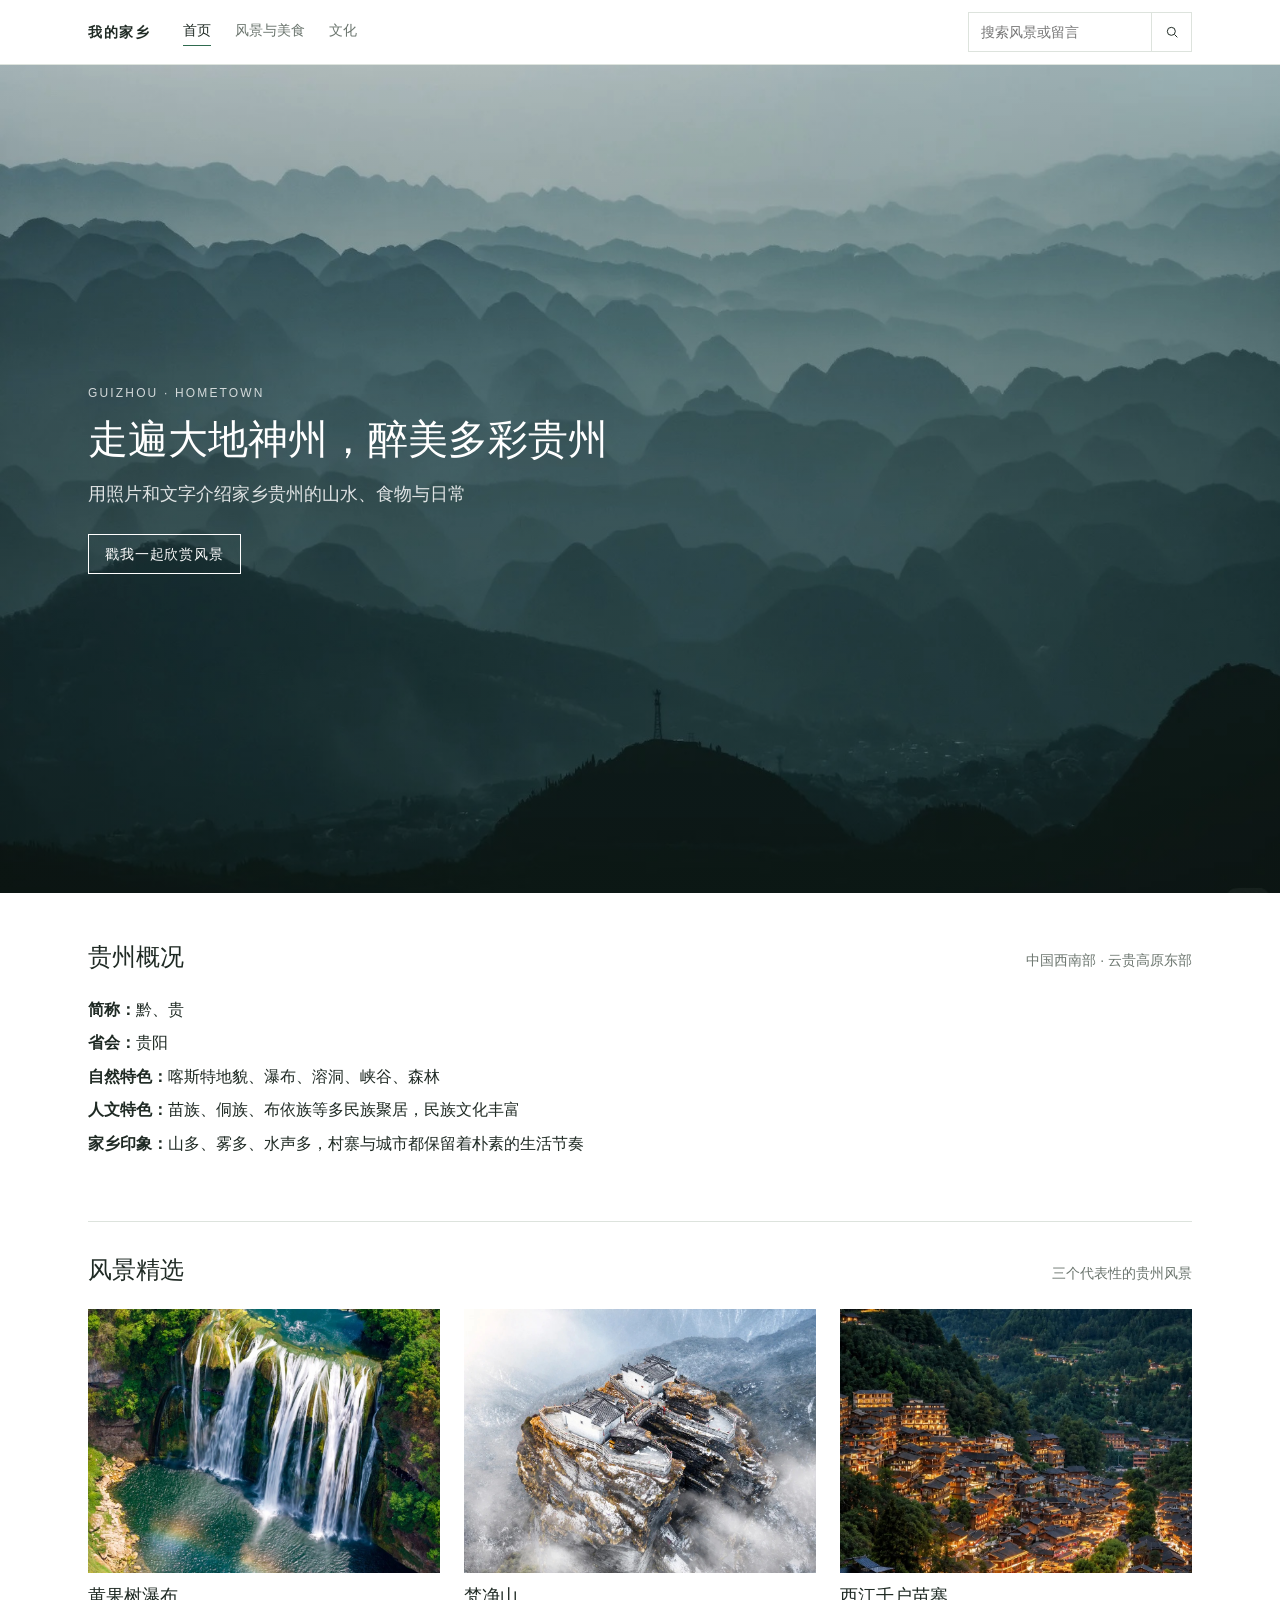
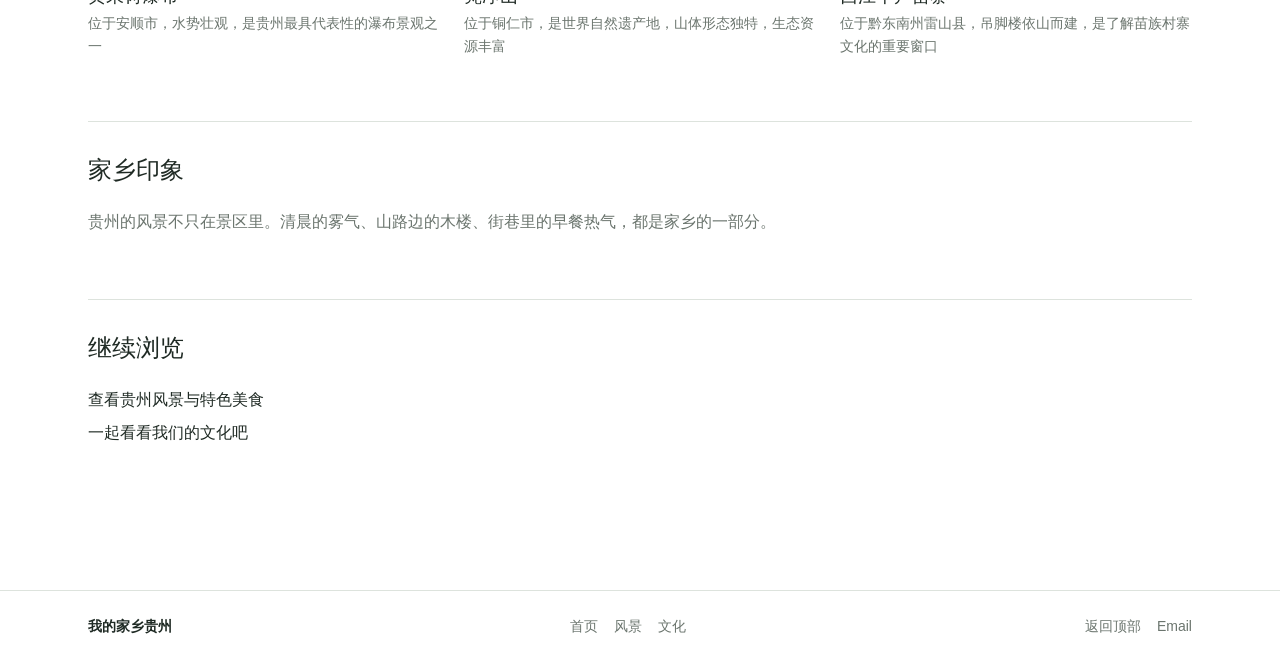
<file: index.html>
<!DOCTYPE html>
<html lang="zh-CN">

<head>
  <meta charset="UTF-8">
  <meta name="viewport" content="width=device-width, initial-scale=1.0">
  <title>首页 - 家乡介绍</title>
  <link rel="stylesheet" href="css/style.css">
</head>

<body>
  <header class="site-header">
    <div class="header-inner">
      <div class="header-left">
        <a class="brand" href="index.html">我的家乡</a>
        <nav class="site-nav" aria-label="主导航">
          <a class="active" href="index.html">首页</a>
          <a href="scenery.html">风景与美食</a>
          <a href="message.html">文化</a>
        </nav>
      </div>

      <form class="search-form nav-search" action="#" role="search">
        <label class="visually-hidden" for="navSearch">搜索内容</label>
        <input id="navSearch" type="search" name="q" placeholder="搜索风景或留言">
        <button type="submit" aria-label="搜索">
          <svg viewBox="0 0 24 24" width="16" height="16" fill="none" stroke="currentColor" stroke-width="1.5"
            aria-hidden="true">
            <circle cx="11" cy="11" r="6"></circle>
            <path d="M16 16l4 4"></path>
          </svg>
        </button>
      </form>
    </div>
  </header>

  <main>
    <section class="hero">
      <div class="hero-media">
        <img src="images/shouye.jpg" alt="贵州山水" </img>
      </div>
      <div class="hero-content">
        <p class="eyebrow">Guizhou · Hometown</p>
        <h1>走遍大地神州，醉美多彩贵州</h1>
        <p class="hero-text">用照片和文字介绍家乡贵州的山水、食物与日常</p>
        <a class="hero-link" href="scenery.html">戳我一起欣赏风景</a>
      </div>
    </section>

    <div class="page-main">
      <section class="section">
        <div class="section-head">
          <h2>贵州概况</h2>
          <p>中国西南部 · 云贵高原东部</p>
        </div>
        <ul class="plain-list">
          <li><strong>简称：</strong>黔、贵</li>
          <li><strong>省会：</strong>贵阳</li>
          <li><strong>自然特色：</strong>喀斯特地貌、瀑布、溶洞、峡谷、森林</li>
          <li><strong>人文特色：</strong>苗族、侗族、布依族等多民族聚居，民族文化丰富</li>
          <li><strong>家乡印象：</strong>山多、雾多、水声多，村寨与城市都保留着朴素的生活节奏</li>
        </ul>
      </section>

      <section class="section">
        <div class="section-head">
          <h2>风景精选</h2>
          <p>三个代表性的贵州风景</p>
        </div>

        <div class="featured-grid">
          <article class="feature-card">
            <a href="scenery.html">
              <div class="media card-media">
                <img src="images/huangguoshu.jpg" alt="贵州山水" </img>
              </div>
              <h3>黄果树瀑布</h3>
              <p>位于安顺市，水势壮观，是贵州最具代表性的瀑布景观之一</p>
            </a>
          </article>

          <article class="feature-card">
            <a href="scenery.html">
              <div class="media card-media">
                <img src="images/fanjingshan.jpg" alt="贵州山水" </img>
              </div>
              <h3>梵净山</h3>
              <p>位于铜仁市，是世界自然遗产地，山体形态独特，生态资源丰富</p>
            </a>
          </article>

          <article class="feature-card">
            <a href="scenery.html">
              <div class="media card-media">
                <img src="images/miaozhai.jpg" alt="贵州山水" </img>
              </div>
              <h3>西江千户苗寨</h3>
              <p>位于黔东南州雷山县，吊脚楼依山而建，是了解苗族村寨文化的重要窗口</p>
            </a>
          </article>
        </div>
      </section>

      <section class="section">
        <div class="section-head">
          <h2>家乡印象</h2>
        </div>
        <div class="text-block">
          <p>贵州的风景不只在景区里。清晨的雾气、山路边的木楼、街巷里的早餐热气，都是家乡的一部分。</p>
        </div>
      </section>

      <section class="section">
        <div class="section-head">
          <h2>继续浏览</h2>
        </div>
        <ul class="plain-list">
          <li><a href="scenery.html">查看贵州风景与特色美食</a></li>
          <li><a href="message.html">一起看看我们的文化吧</a></li>
        </ul>
      </section>
    </div>
  </main>

  <footer class="site-footer">
    <div class="footer-inner">
      <div>
        <p class="footer-brand">我的家乡贵州</p>
      </div>
      <nav class="footer-nav" aria-label="页脚导航">
        <a href="index.html">首页</a>
        <a href="scenery.html">风景</a>
        <a href="message.html">文化</a>
      </nav>
      <div class="social">
        <a href="#" aria-label="RSS">返回顶部</a>
        <a href="#" aria-label="Email">Email</a>
      </div>
    </div>
  </footer>

  <script src="js/script.js" defer></script>
</body>

</html>
</file>
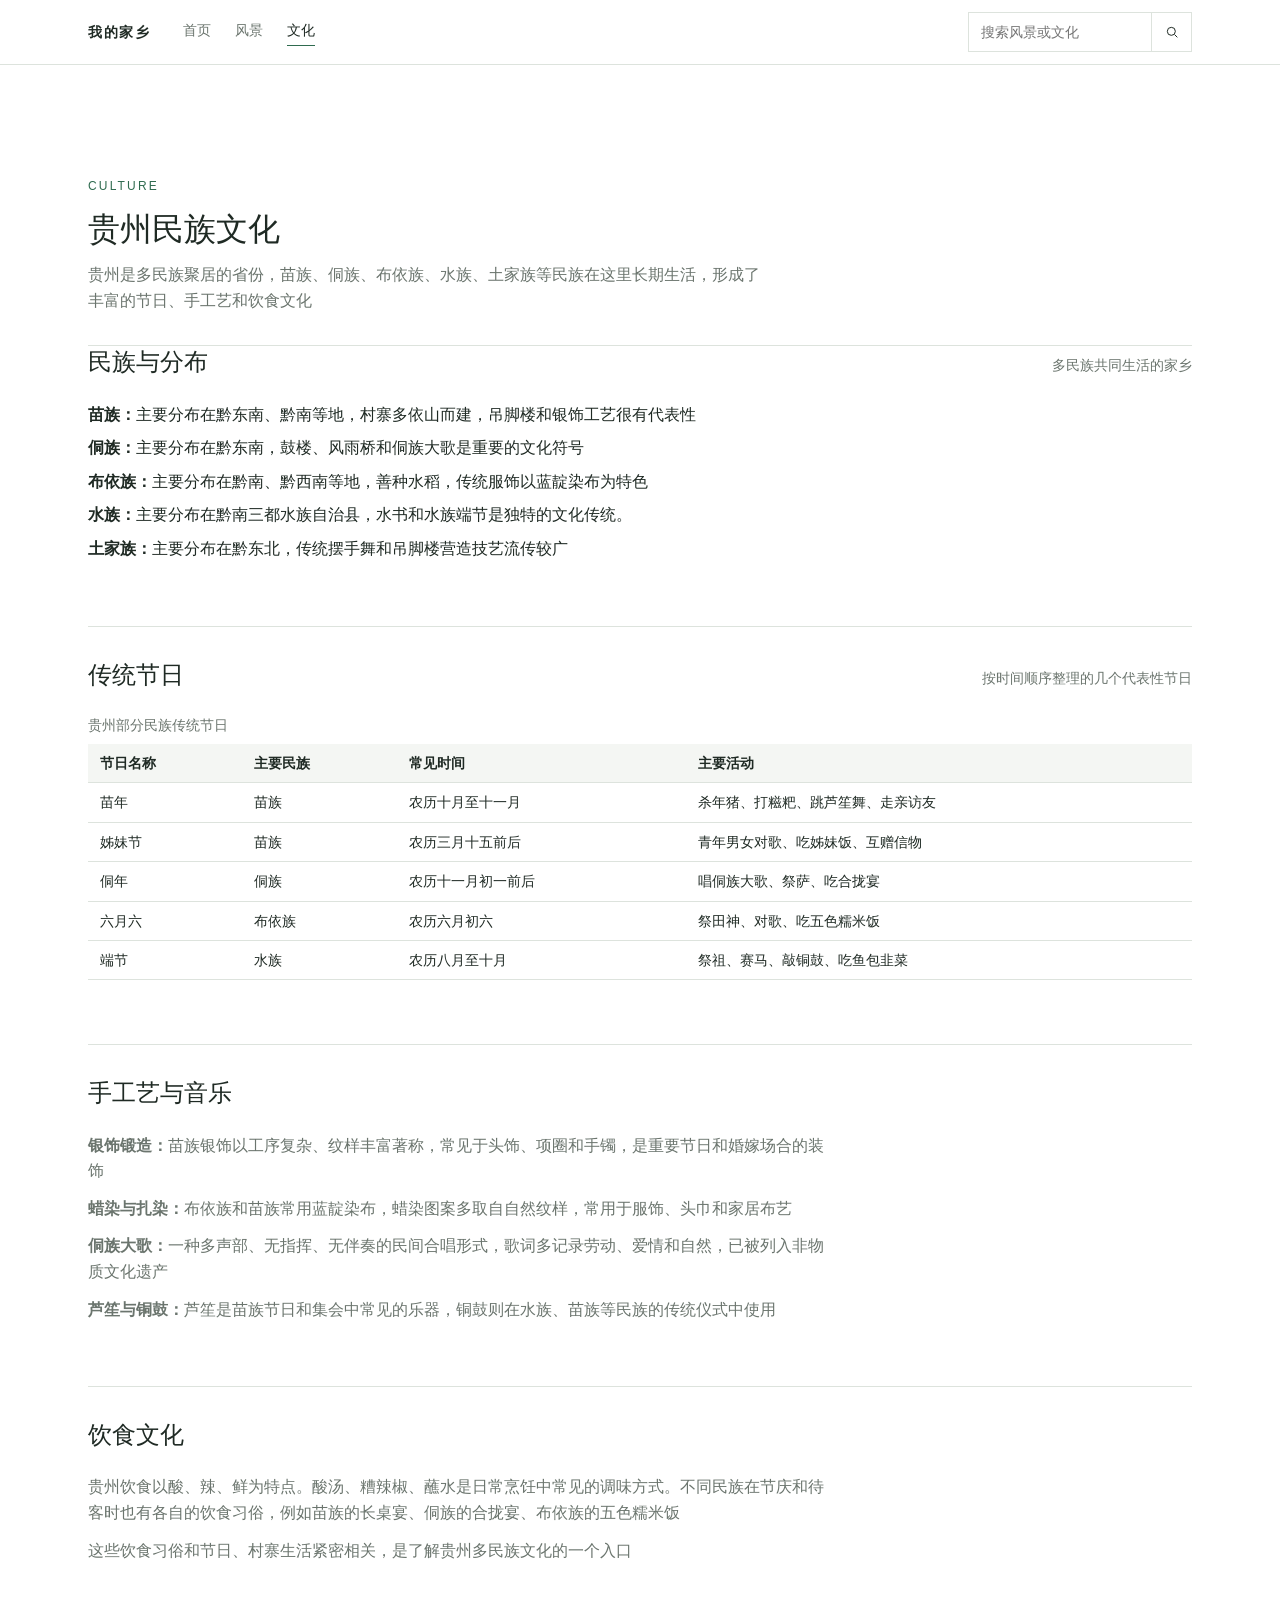
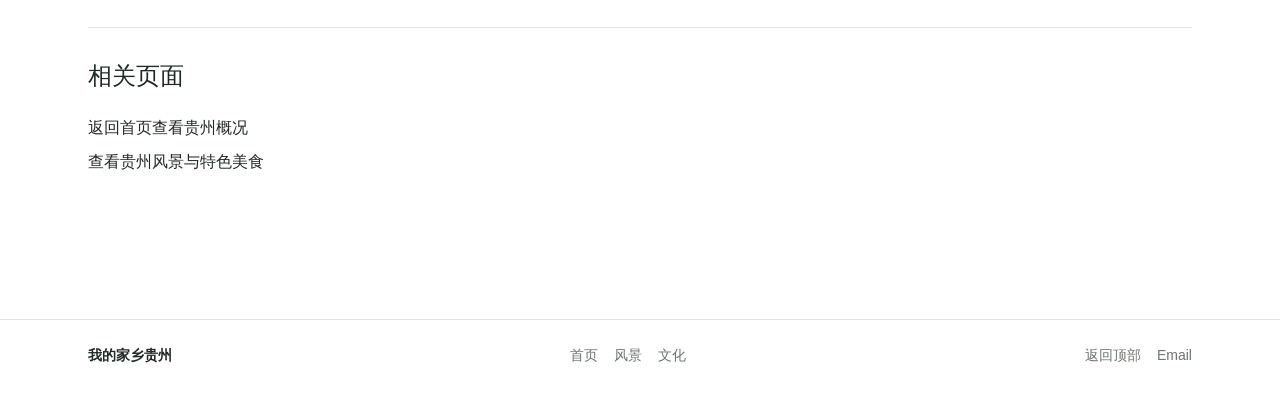
<file: message.html>
<!DOCTYPE html>
<html lang="zh-CN">

<head>
  <meta charset="UTF-8">
  <meta name="viewport" content="width=device-width, initial-scale=1.0">
  <title>文化 - 贵州家乡介绍</title>
  <link rel="stylesheet" href="css/style.css">
</head>

<body>
  <header class="site-header">
    <div class="header-inner">
      <div class="header-left">
        <a class="brand" href="index.html">我的家乡</a>
        <nav class="site-nav" aria-label="主导航">
          <a href="index.html">首页</a>
          <a href="scenery.html">风景</a>
          <a class="active" href="message.html">文化</a>
        </nav>
      </div>

      <form class="search-form nav-search" action="#" role="search">
        <label class="visually-hidden" for="navSearch">搜索内容</label>
        <input id="navSearch" type="search" name="q" placeholder="搜索风景或文化">
        <button type="submit" aria-label="搜索">
          <svg viewBox="0 0 24 24" width="16" height="16" fill="none" stroke="currentColor" stroke-width="1.5"
            aria-hidden="true">
            <circle cx="11" cy="11" r="6"></circle>
            <path d="M16 16l4 4"></path>
          </svg>
        </button>
      </form>
    </div>
  </header>

  <main class="page-main">
    <header class="page-header">
      <p class="eyebrow">Culture</p>
      <h1>贵州民族文化</h1>
      <p>贵州是多民族聚居的省份，苗族、侗族、布依族、水族、土家族等民族在这里长期生活，形成了丰富的节日、手工艺和饮食文化</p>
    </header>

    <section class="section">
      <div class="section-head">
        <h2>民族与分布</h2>
        <p>多民族共同生活的家乡</p>
      </div>
      <ul class="plain-list">
        <li><strong>苗族：</strong>主要分布在黔东南、黔南等地，村寨多依山而建，吊脚楼和银饰工艺很有代表性</li>
        <li><strong>侗族：</strong>主要分布在黔东南，鼓楼、风雨桥和侗族大歌是重要的文化符号</li>
        <li><strong>布依族：</strong>主要分布在黔南、黔西南等地，善种水稻，传统服饰以蓝靛染布为特色</li>
        <li><strong>水族：</strong>主要分布在黔南三都水族自治县，水书和水族端节是独特的文化传统。</li>
        <li><strong>土家族：</strong>主要分布在黔东北，传统摆手舞和吊脚楼营造技艺流传较广</li>
      </ul>
    </section>

    <section class="section">
      <div class="section-head">
        <h2>传统节日</h2>
        <p>按时间顺序整理的几个代表性节日</p>
      </div>
      <div class="table-wrap">
        <table>
          <caption>贵州部分民族传统节日</caption>
          <thead>
            <tr>
              <th scope="col">节日名称</th>
              <th scope="col">主要民族</th>
              <th scope="col">常见时间</th>
              <th scope="col">主要活动</th>
            </tr>
          </thead>
          <tbody>
            <tr>
              <td>苗年</td>
              <td>苗族</td>
              <td>农历十月至十一月</td>
              <td>杀年猪、打糍粑、跳芦笙舞、走亲访友</td>
            </tr>
            <tr>
              <td>姊妹节</td>
              <td>苗族</td>
              <td>农历三月十五前后</td>
              <td>青年男女对歌、吃姊妹饭、互赠信物</td>
            </tr>
            <tr>
              <td>侗年</td>
              <td>侗族</td>
              <td>农历十一月初一前后</td>
              <td>唱侗族大歌、祭萨、吃合拢宴</td>
            </tr>
            <tr>
              <td>六月六</td>
              <td>布依族</td>
              <td>农历六月初六</td>
              <td>祭田神、对歌、吃五色糯米饭</td>
            </tr>
            <tr>
              <td>端节</td>
              <td>水族</td>
              <td>农历八月至十月</td>
              <td>祭祖、赛马、敲铜鼓、吃鱼包韭菜</td>
            </tr>
          </tbody>
        </table>
      </div>
    </section>

    <section class="section">
      <div class="section-head">
        <h2>手工艺与音乐</h2>
      </div>
      <div class="text-block">
        <p><strong>银饰锻造：</strong>苗族银饰以工序复杂、纹样丰富著称，常见于头饰、项圈和手镯，是重要节日和婚嫁场合的装饰</p>
        <p><strong>蜡染与扎染：</strong>布依族和苗族常用蓝靛染布，蜡染图案多取自自然纹样，常用于服饰、头巾和家居布艺</p>
        <p><strong>侗族大歌：</strong>一种多声部、无指挥、无伴奏的民间合唱形式，歌词多记录劳动、爱情和自然，已被列入非物质文化遗产</p>
        <p><strong>芦笙与铜鼓：</strong>芦笙是苗族节日和集会中常见的乐器，铜鼓则在水族、苗族等民族的传统仪式中使用</p>
      </div>
    </section>

    <section class="section">
      <div class="section-head">
        <h2>饮食文化</h2>
      </div>
      <div class="text-block">
        <p>贵州饮食以酸、辣、鲜为特点。酸汤、糟辣椒、蘸水是日常烹饪中常见的调味方式。不同民族在节庆和待客时也有各自的饮食习俗，例如苗族的长桌宴、侗族的合拢宴、布依族的五色糯米饭</p>
        <p>这些饮食习俗和节日、村寨生活紧密相关，是了解贵州多民族文化的一个入口</p>
      </div>
    </section>

    <section class="section">
      <div class="section-head">
        <h2>相关页面</h2>
      </div>
      <ul class="plain-list">
        <li><a href="index.html">返回首页查看贵州概况</a></li>
        <li><a href="scenery.html">查看贵州风景与特色美食</a></li>
      </ul>
    </section>
  </main>

  <footer class="site-footer">
    <div class="footer-inner">
      <div>
        <p class="footer-brand">我的家乡贵州</p>
      </div>
      <nav class="footer-nav" aria-label="页脚导航">
        <a href="index.html">首页</a>
        <a href="scenery.html">风景</a>
        <a href="message.html">文化</a>
      </nav>
      <div class="social">
        <a href="#" aria-label="RSS">返回顶部</a>
        <a href="#" aria-label="Email">Email</a>
      </div>
    </div>
  </footer>

  <script src="js/script.js" defer></script>
</body>

</html>
</file>
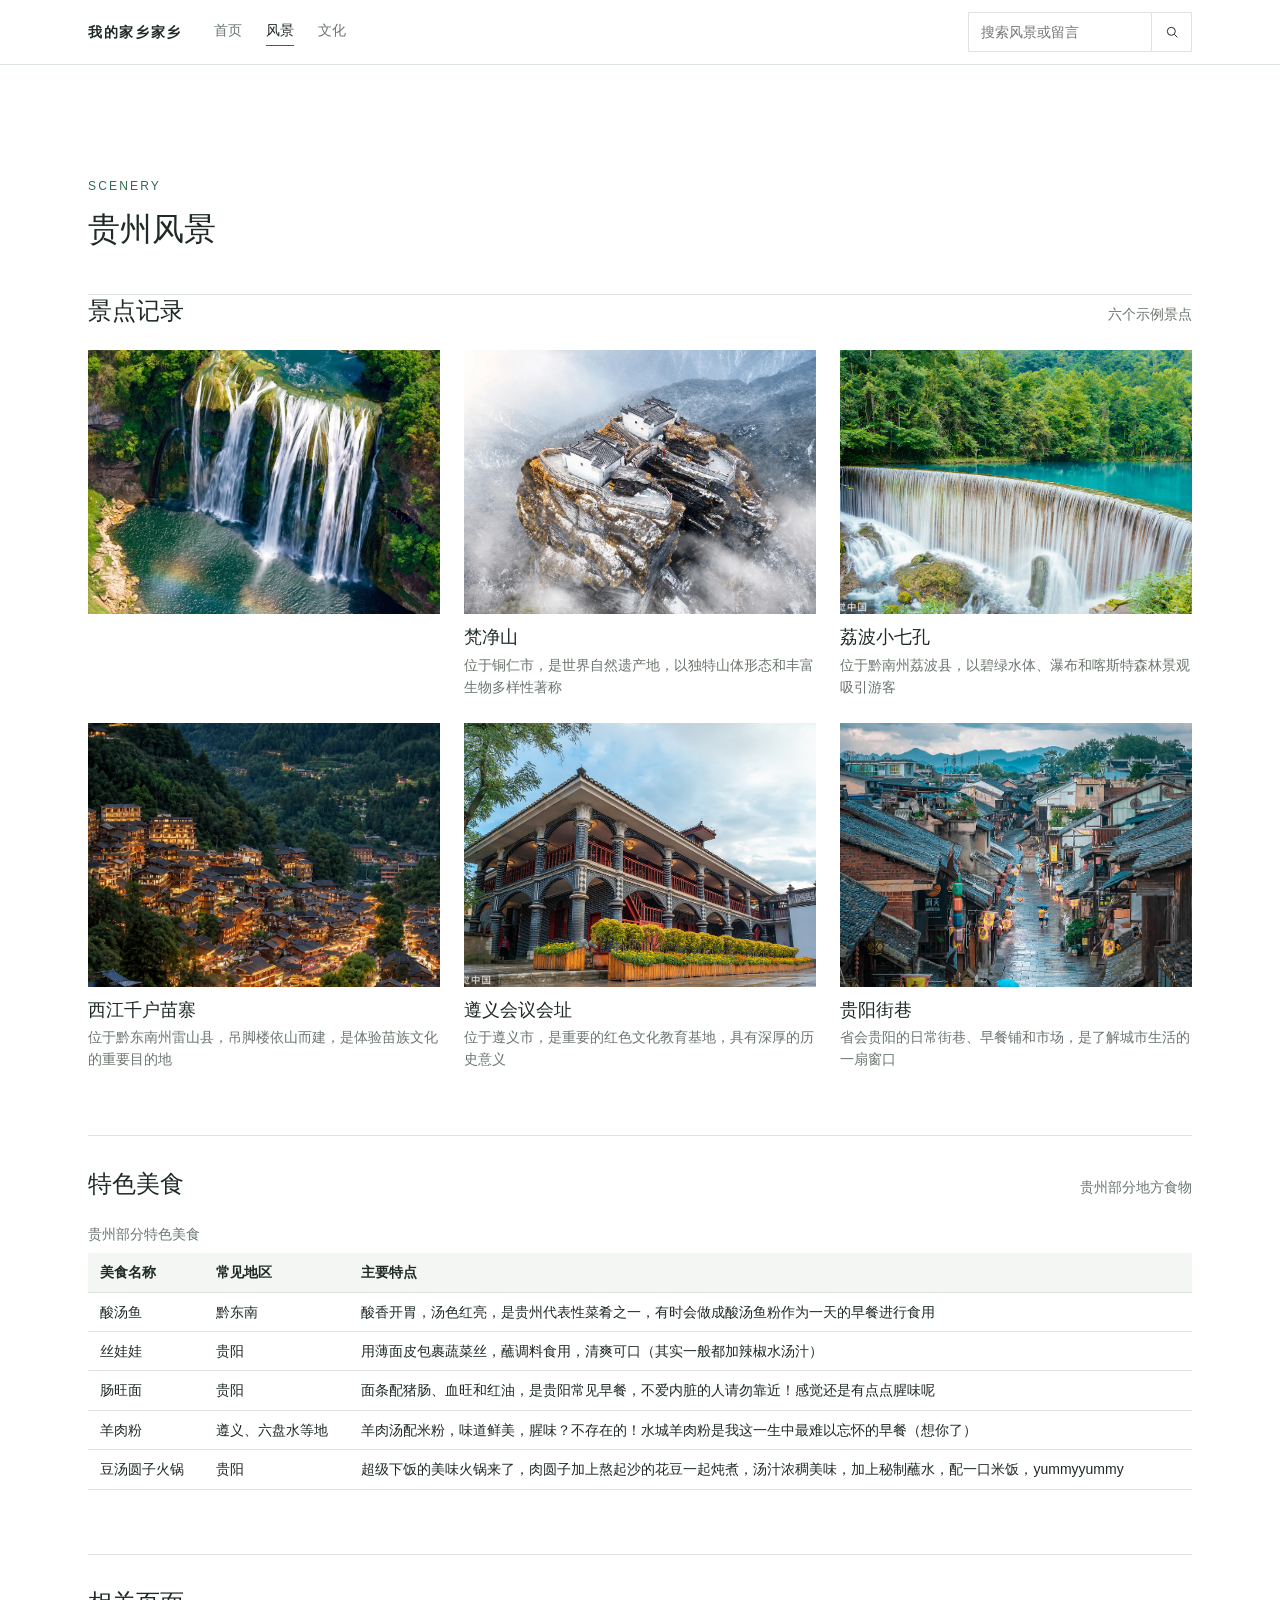
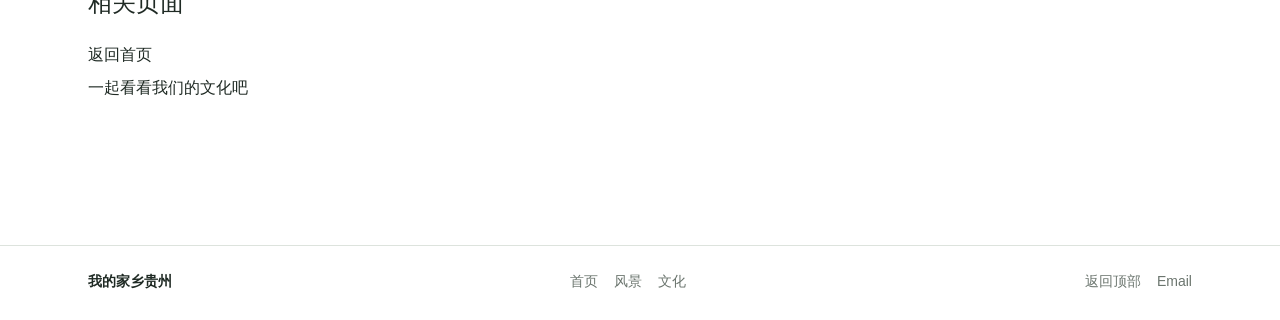
<file: scenery.html>
<!DOCTYPE html>
<html lang="zh-CN">

<head>
  <meta charset="UTF-8">
  <meta name="viewport" content="width=device-width, initial-scale=1.0">
  <title>风景 - 贵州家乡介绍</title>
  <link rel="stylesheet" href="css/style.css">
</head>

<body>
  <header class="site-header">
    <div class="header-inner">
      <div class="header-left">
        <a class="brand" href="index.html">我的家乡家乡</a>
        <nav class="site-nav" aria-label="主导航">
          <a href="index.html">首页</a>
          <a class="active" href="scenery.html">风景</a>
          <a href="message.html">文化</a>
        </nav>
      </div>

      <form class="search-form nav-search" action="#" role="search">
        <label class="visually-hidden" for="navSearch">搜索内容</label>
        <input id="navSearch" type="search" name="q" placeholder="搜索风景或留言">
        <button type="submit" aria-label="搜索">
          <svg viewBox="0 0 24 24" width="16" height="16" fill="none" stroke="currentColor" stroke-width="1.5"
            aria-hidden="true">
            <circle cx="11" cy="11" r="6"></circle>
            <path d="M16 16l4 4"></path>
          </svg>
        </button>
      </form>
    </div>
  </header>

  <main class="page-main">
    <header class="page-header">
      <p class="eyebrow">Scenery</p>
      <h1>贵州风景</h1>
    </header>

    <section class="section">
      <div class="section-head">
        <h2>景点记录</h2>
        <p>六个示例景点</p>
      </div>

      <div class="scenery-grid">
        <article class="scenery-card">
          <div class="media">
            <img src="images/huangguoshu.jpg" alt="贵州山水" </img>
            <h3>黄果树瀑布</h3>
            <p>位于安顺市，是贵州最具代表性的瀑布景观之一，周边还有天星桥、陡坡塘等景点</p>
        </article>

        <article class="scenery-card">
          <div class="media">
            <img src="images/fanjingshan.jpg" alt="贵州山水" </img>
          </div>
          <h3>梵净山</h3>
          <p>位于铜仁市，是世界自然遗产地，以独特山体形态和丰富生物多样性著称</p>
        </article>

        <article class="scenery-card">
          <div class="media">
            <img src="images/xiaoqikong.jpg" alt="贵州山水" </img>
          </div>
          <h3>荔波小七孔</h3>
          <p>位于黔南州荔波县，以碧绿水体、瀑布和喀斯特森林景观吸引游客</p>
        </article>

        <article class="scenery-card">
          <div class="media">
            <img src="images/miaozhai.jpg" alt="贵州山水" </img>
          </div>
          <h3>西江千户苗寨</h3>
          <p>位于黔东南州雷山县，吊脚楼依山而建，是体验苗族文化的重要目的地</p>
        </article>

        <article class="scenery-card">
          <div class="media">
            <img src="images/zunyihuiyi.jpg" alt="贵州山水" </img>
          </div>
          <h3>遵义会议会址</h3>
          <p>位于遵义市，是重要的红色文化教育基地，具有深厚的历史意义</p>
        </article>

        <article class="scenery-card">
          <div class="media">
            <img src="images/jiexiang.jpg" alt="贵州山水" </img>
          </div>
          <h3>贵阳街巷</h3>
          <p>省会贵阳的日常街巷、早餐铺和市场，是了解城市生活的一扇窗口</p>
        </article>
      </div>
    </section>

    <section class="section">
      <div class="section-head">
        <h2>特色美食</h2>
        <p>贵州部分地方食物</p>
      </div>

      <div class="table-wrap">
        <table>
          <caption>贵州部分特色美食</caption>
          <thead>
            <tr>
              <th scope="col">美食名称</th>
              <th scope="col">常见地区</th>
              <th scope="col">主要特点</th>
            </tr>
          </thead>
          <tbody>
            <tr>
              <td>酸汤鱼</td>
              <td>黔东南</td>
              <td>酸香开胃，汤色红亮，是贵州代表性菜肴之一，有时会做成酸汤鱼粉作为一天的早餐进行食用</td>
            </tr>
            <tr>
              <td>丝娃娃</td>
              <td>贵阳</td>
              <td>用薄面皮包裹蔬菜丝，蘸调料食用，清爽可口（其实一般都加辣椒水汤汁）</td>
            </tr>
            <tr>
              <td>肠旺面</td>
              <td>贵阳</td>
              <td>面条配猪肠、血旺和红油，是贵阳常见早餐，不爱内脏的人请勿靠近！感觉还是有点点腥味呢</td>
            </tr>
            <tr>
              <td>羊肉粉</td>
              <td>遵义、六盘水等地</td>
              <td>羊肉汤配米粉，味道鲜美，腥味？不存在的！水城羊肉粉是我这一生中最难以忘怀的早餐（想你了）</td>
            </tr>
            <tr>
              <td>豆汤圆子火锅</td>
              <td>贵阳</td>
              <td>超级下饭的美味火锅来了，肉圆子加上熬起沙的花豆一起炖煮，汤汁浓稠美味，加上秘制蘸水，配一口米饭，yummyyummy</td>
            </tr>
          </tbody>
        </table>
      </div>
    </section>

    <section class="section">
      <div class="section-head">
        <h2>相关页面</h2>
      </div>
      <ul class="plain-list">
        <li><a href="index.html">返回首页</a></li>
        <li><a href="message.html">一起看看我们的文化吧</a></li>
      </ul>
    </section>
  </main>

  <footer class="site-footer">
    <div class="footer-inner">
      <div>
        <p class="footer-brand">我的家乡贵州</p>
      </div>
      <nav class="footer-nav" aria-label="页脚导航">
        <a href="index.html">首页</a>
        <a href="scenery.html">风景</a>
        <a href="message.html">文化</a>
      </nav>
      <div class="social">
        <a href="#" aria-label="RSS">返回顶部</a>
        <a href="#" aria-label="Email">Email</a>
      </div>
    </div>
  </footer>

  <script src="js/script.js" defer></script>
</body>

</html>
</file>
<file: css/style.css>
*,
*::before,
*::after {
  box-sizing: border-box;
  border-radius: 0;
}

:root {
  --color-ink: #1f2a24;
  --color-ink-hover: #33453b;
  --color-paper: #ffffff;
  --color-soft: #f4f6f3;
  --color-muted: #6b756e;
  --color-line: #dde3dd;
  --color-accent: #2f6b4f;
  --color-accent-hover: #24543d;
  --color-on-accent: #ffffff;
  --color-nav: rgba(255, 255, 255, 0.82);
  --color-field: rgba(255, 255, 255, 0.65);
  --color-gloss: rgba(255, 255, 255, 0.9);
  --color-on-dark: #ffffff;
  --color-on-dark-muted: rgba(255, 255, 255, 0.78);
  --color-on-dark-text: rgba(255, 255, 255, 0.85);
  --color-hero-overlay: rgba(15, 30, 22, 0.45);

  --font-xs: 0.75rem;
  --font-sm: 0.875rem;
  --font-base: 1rem;
  --font-lg: 1.125rem;
  --font-xl: 1.5rem;
  --font-2xl: 2rem;
  --font-3xl: 2.5rem;

  --space-1: 0.25rem;
  --space-2: 0.5rem;
  --space-3: 0.75rem;
  --space-4: 1rem;
  --space-5: 1.5rem;
  --space-6: 2rem;
  --space-7: 3rem;
  --space-8: 4rem;

  --content-width: 72rem;
}

html {
  font-size: 100%;
}

body {
  margin: 0;
  font-family: "Helvetica Neue", "PingFang SC", "Microsoft YaHei", Arial, sans-serif;
  font-size: var(--font-base);
  line-height: 1.6;
  color: var(--color-ink);
  background: var(--color-paper);
  -webkit-font-smoothing: antialiased;
}

h1,
h2,
h3,
p {
  margin: 0;
}

h1,
h2,
h3 {
  font-weight: 500;
  line-height: 1.3;
}

a {
  color: inherit;
  text-decoration: none;
}

a:hover {
  text-decoration: underline;
}

img {
  display: block;
  max-width: 100%;
}

.visually-hidden {
  position: absolute;
  width: 1px;
  height: 1px;
  padding: 0;
  margin: -1px;
  overflow: hidden;
  clip: rect(0, 0, 0, 0);
  white-space: nowrap;
  border: 0;
}

/* 顶部导航：半透明 + 顶部细高光 */
.site-header {
  position: sticky;
  top: 0;
  z-index: 100;
  background: var(--color-nav);
  backdrop-filter: blur(14px);
  -webkit-backdrop-filter: blur(14px);
  border-bottom: 1px solid var(--color-line);
}

.site-header::before {
  content: "";
  position: absolute;
  top: 0;
  left: 0;
  right: 0;
  height: 1px;
  background: var(--color-gloss);
  pointer-events: none;
}

.header-inner {
  max-width: var(--content-width);
  margin: 0 auto;
  padding: var(--space-3) var(--space-5);
  display: flex;
  align-items: center;
  justify-content: space-between;
  gap: var(--space-5);
}

.header-left {
  display: flex;
  align-items: center;
  gap: var(--space-6);
  flex-wrap: wrap;
}

.brand {
  font-size: var(--font-sm);
  font-weight: 600;
  letter-spacing: 0.12em;
  color: var(--color-ink);
}

.site-nav {
  display: flex;
  gap: var(--space-5);
  flex-wrap: wrap;
}

.site-nav a {
  padding-bottom: var(--space-1);
  font-size: var(--font-sm);
  color: var(--color-muted);
  border-bottom: 1px solid transparent;
}

.site-nav a:hover,
.site-nav a.active {
  color: var(--color-ink);
  border-bottom-color: var(--color-accent);
  text-decoration: none;
}

/* 搜索框 */
.search-form {
  display: flex;
  align-items: stretch;
  min-height: 2.25rem;
  border: 1px solid var(--color-line);
  background: var(--color-field);
}

.search-form input {
  flex: 1;
  min-width: 0;
  padding: var(--space-2) var(--space-3);
  font: inherit;
  font-size: var(--font-sm);
  color: var(--color-ink);
  background: transparent;
  border: 0;
  outline: none;
}

.search-form button {
  display: inline-flex;
  align-items: center;
  justify-content: center;
  width: 2.5rem;
  padding: 0;
  color: var(--color-ink);
  background: transparent;
  border: 0;
  border-left: 1px solid var(--color-line);
  cursor: pointer;
}

.search-form button:hover {
  color: var(--color-on-accent);
  background: var(--color-accent);
}

.nav-search {
  width: 14rem;
}

/* HERO */
.hero {
  position: relative;
  min-height: 92vh;
  display: flex;
  align-items: center;
  overflow: hidden;
  color: var(--color-on-dark);
  background: var(--color-ink);
}

.hero-media {
  position: absolute;
  inset: 0;
  z-index: 0;
  background: var(--color-soft);
}

.hero-media::after {
  content: "";
  position: absolute;
  inset: 0;
  z-index: 1;
  background: linear-gradient(to bottom,
      rgba(15, 30, 22, 0.25),
      rgba(15, 30, 22, 0.55));
  pointer-events: none;
}

.hero-content {
  position: relative;
  z-index: 2;
  width: 100%;
  max-width: var(--content-width);
  margin: 0 auto;
  padding: var(--space-8) var(--space-5);
}

.hero-content>* {
  max-width: 40rem;
}

.eyebrow {
  margin-bottom: var(--space-3);
  font-size: var(--font-xs);
  letter-spacing: 0.18em;
  text-transform: uppercase;
  color: var(--color-on-dark-muted);
}

.hero h1 {
  margin-bottom: var(--space-4);
  font-size: var(--font-3xl);
  font-weight: 500;
  line-height: 1.2;
}

.hero-text {
  margin-bottom: var(--space-5);
  font-size: var(--font-lg);
  line-height: 1.7;
  color: var(--color-on-dark-text);
}

.hero-link {
  display: inline-block;
  padding: var(--space-2) var(--space-4);
  font-size: var(--font-sm);
  letter-spacing: 0.06em;
  color: var(--color-on-dark);
  border: 1px solid var(--color-on-dark);
}

.hero-link:hover {
  color: var(--color-ink);
  background: var(--color-on-dark);
  text-decoration: none;
}

/* 图片占位：彩色，不加灰度滤镜 */
.media {
  position: relative;
  overflow: hidden;
  background: var(--color-soft);
}

.media img {
  width: 100%;
  height: 100%;
  object-fit: cover;
}

.media-label {
  position: absolute;
  inset: 0;
  z-index: 2;
  display: flex;
  align-items: center;
  justify-content: center;
  padding: var(--space-2);
  color: var(--color-muted);
  font-size: var(--font-xs);
  letter-spacing: 0.04em;
  text-align: center;
}

.hero-media .media-label {
  color: var(--color-on-dark-muted);
}

/* 主体内容 */
.page-main {
  max-width: var(--content-width);
  margin: 0 auto;
  padding: var(--space-7) var(--space-5) var(--space-8);
}

.section+.section {
  margin-top: var(--space-8);
  padding-top: var(--space-6);
  border-top: 1px solid var(--color-line);
}

.section-head {
  display: flex;
  align-items: baseline;
  justify-content: space-between;
  gap: var(--space-4);
  margin-bottom: var(--space-5);
}

.section-head h2 {
  font-size: var(--font-xl);
  font-weight: 500;
}

.section-head p {
  font-size: var(--font-sm);
  color: var(--color-muted);
}

.plain-list {
  list-style: none;
  padding-left: 0;
}

.plain-list li+li {
  margin-top: var(--space-2);
}

.text-block p {
  max-width: 46rem;
  color: var(--color-muted);
}

.text-block p+p {
  margin-top: var(--space-3);
}

/* 首页风景精选 */
.featured-grid {
  display: grid;
  grid-template-columns: repeat(3, minmax(0, 1fr));
  gap: var(--space-5);
}

.feature-card a {
  display: block;
}

.feature-card a:hover {
  text-decoration: none;
}

.card-media {
  aspect-ratio: 4 / 3;
  margin-bottom: var(--space-3);
}

.feature-card h3 {
  margin-bottom: var(--space-1);
  font-size: var(--font-lg);
  font-weight: 500;
}

.feature-card p {
  font-size: var(--font-sm);
  color: var(--color-muted);
}

.feature-card a:hover h3 {
  color: var(--color-accent);
}

/* 风景页 */
.scenery-grid {
  display: grid;
  grid-template-columns: repeat(3, minmax(0, 1fr));
  gap: var(--space-5);
}

.scenery-card .media {
  aspect-ratio: 4 / 3;
  margin-bottom: var(--space-3);
}

.scenery-card h3 {
  margin-bottom: var(--space-1);
  font-size: var(--font-lg);
  font-weight: 500;
}

.scenery-card p {
  font-size: var(--font-sm);
  color: var(--color-muted);
}

/* 表格 */
.table-wrap {
  overflow-x: auto;
}

table {
  width: 100%;
  border-collapse: collapse;
  font-size: var(--font-sm);
}

caption {
  padding-bottom: var(--space-2);
  text-align: left;
  font-size: var(--font-sm);
  color: var(--color-muted);
}

th,
td {
  padding: var(--space-2) var(--space-3);
  border-bottom: 1px solid var(--color-line);
  text-align: left;
  vertical-align: top;
}

th {
  font-weight: 600;
  color: var(--color-ink);
  background: var(--color-soft);
}

/* 内页标题 */
.page-header {
  padding: var(--space-8) 0 var(--space-6);
  border-bottom: 1px solid var(--color-line);
}

.page-header h1 {
  margin-bottom: var(--space-3);
  font-size: var(--font-2xl);
  font-weight: 500;
}

.page-header p {
  max-width: 42rem;
  color: var(--color-muted);
}

.page-header .eyebrow {
  color: var(--color-accent);
}

/* 留言表单 */
.message-form {
  max-width: 42rem;
}

.form-field {
  margin-bottom: var(--space-4);
}

.form-field label {
  display: block;
  margin-bottom: var(--space-1);
  font-size: var(--font-sm);
}

.form-field input,
.form-field select,
.form-field textarea {
  width: 100%;
  padding: var(--space-2) var(--space-3);
  font: inherit;
  font-size: var(--font-base);
  color: var(--color-ink);
  background: var(--color-paper);
  border: 1px solid var(--color-line);
  border-radius: 0;
}

.form-field input:focus,
.form-field select:focus,
.form-field textarea:focus {
  outline: none;
  border-color: var(--color-accent);
}

.form-field textarea {
  min-height: 7rem;
  resize: vertical;
}

.form-actions {
  margin-top: var(--space-5);
}

.form-actions button {
  padding: var(--space-2) var(--space-4);
  font: inherit;
  font-size: var(--font-sm);
  letter-spacing: 0.06em;
  color: var(--color-on-accent);
  background: var(--color-accent);
  border: 1px solid var(--color-accent);
  border-radius: 0;
  cursor: pointer;
}

.form-actions button:hover {
  background: var(--color-accent-hover);
  border-color: var(--color-accent-hover);
}

.form-message {
  min-height: 1.5em;
  margin-top: var(--space-3);
  font-size: var(--font-sm);
  color: var(--color-accent);
}

/* 留言列表 */
.message-list {
  max-width: 46rem;
}

.empty-message {
  font-size: var(--font-sm);
  color: var(--color-muted);
}

.message-item {
  padding: var(--space-4) 0;
  border-top: 1px solid var(--color-line);
}

.message-item:first-child {
  border-top: 0;
}

.message-item h3 {
  margin-bottom: var(--space-1);
  font-size: var(--font-base);
  font-weight: 600;
}

.message-meta {
  margin-bottom: var(--space-2);
  font-size: var(--font-xs);
  color: var(--color-muted);
}

.message-item p {
  font-size: var(--font-sm);
}

/* 页脚 */
.site-footer {
  margin-top: var(--space-8);
  border-top: 1px solid var(--color-line);
}

.footer-inner {
  max-width: var(--content-width);
  margin: 0 auto;
  padding: var(--space-5);
  display: flex;
  flex-wrap: wrap;
  align-items: flex-start;
  justify-content: space-between;
  gap: var(--space-4);
  font-size: var(--font-sm);
  color: var(--color-muted);
}

.footer-brand {
  margin-bottom: var(--space-1);
  font-size: var(--font-sm);
  font-weight: 600;
  color: var(--color-ink);
}

.footer-nav,
.social {
  display: flex;
  gap: var(--space-4);
  flex-wrap: wrap;
}

.footer-nav a,
.social a {
  font-size: var(--font-sm);
  color: var(--color-muted);
}

.footer-nav a:hover,
.social a:hover {
  color: var(--color-accent);
}

/* 响应式 */
@media (max-width: 54rem) {
  .header-inner {
    flex-direction: column;
    align-items: stretch;
  }

  .header-left {
    justify-content: space-between;
  }

  .nav-search {
    width: 100%;
  }

  .hero h1 {
    font-size: var(--font-2xl);
  }

  .featured-grid,
  .scenery-grid {
    grid-template-columns: repeat(2, minmax(0, 1fr));
  }
}

@media (max-width: 40rem) {

  .featured-grid,
  .scenery-grid {
    grid-template-columns: 1fr;
  }

  .section-head {
    flex-direction: column;
    align-items: flex-start;
  }

  .footer-inner {
    flex-direction: column;
  }

  .hero {
    min-height: 78vh;
  }
}
</file>
